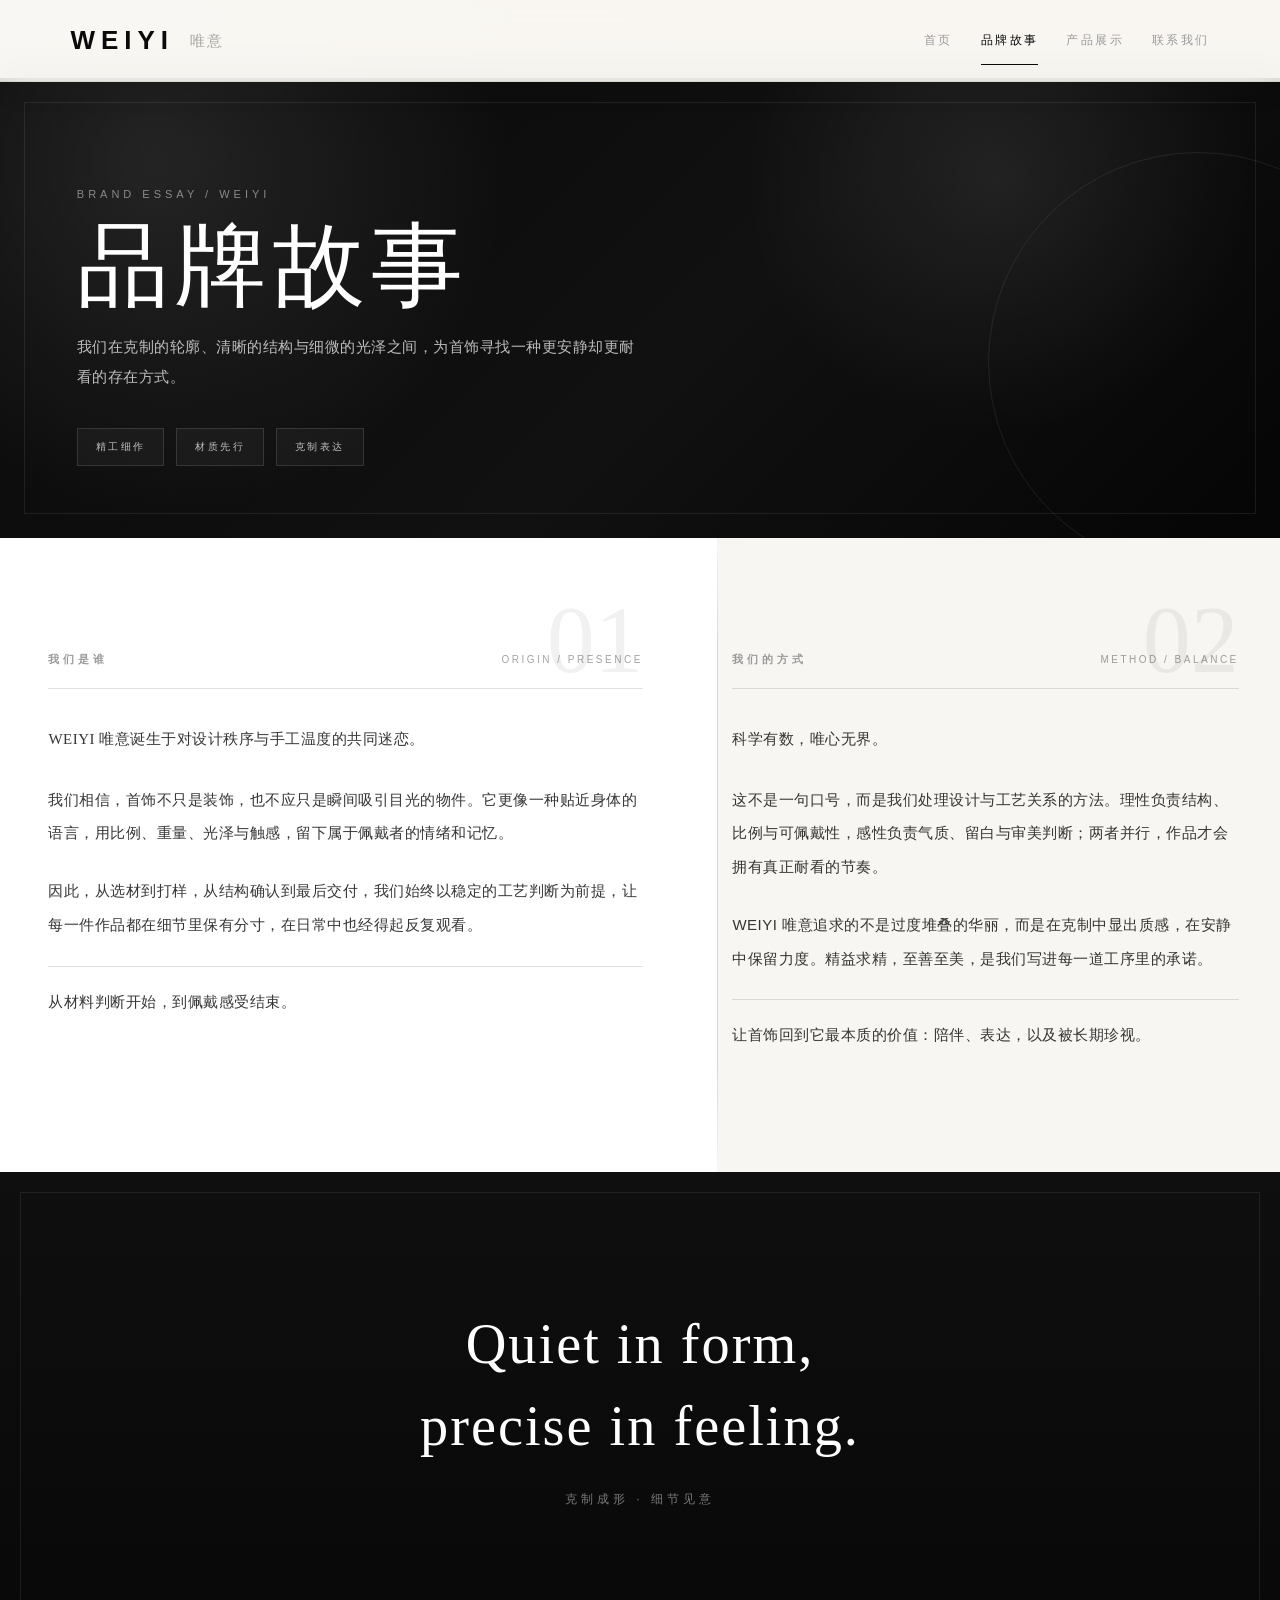
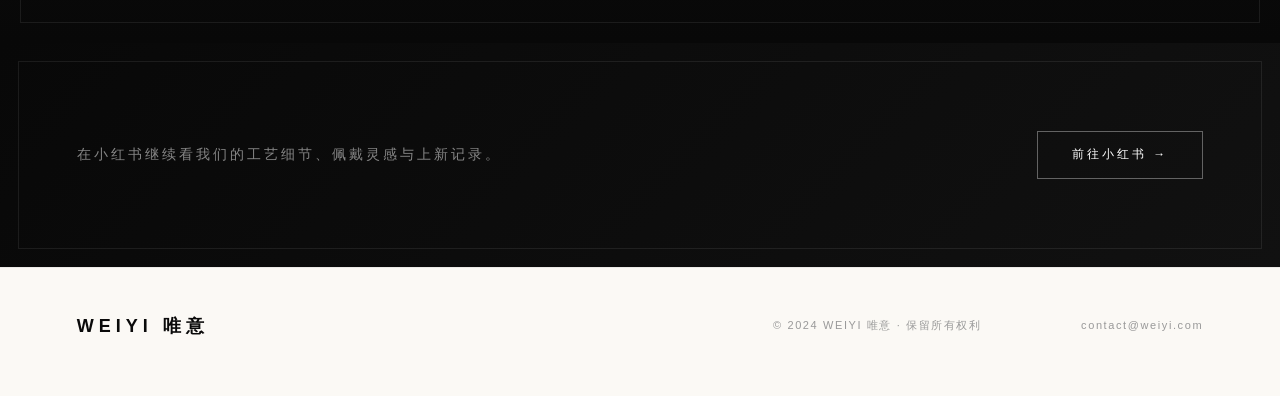
<file: about.html>
<!DOCTYPE html>
<html lang="zh-CN">
<head>
  <meta charset="UTF-8" />
  <meta name="viewport" content="width=device-width, initial-scale=1.0" />
  <title>品牌故事 | WEIYI 唯意</title>
  <link rel="icon" href="favicon.svg" type="image/svg+xml" />
  <link rel="stylesheet" href="style.css" />
</head>
<body>
  <header class="nav" id="siteHeader"></header>

  <main>
    <div class="page-banner page-banner-about">
      <div class="page-banner-inner">
        <p class="page-banner-kicker" id="aboutBannerKicker"></p>
        <h2 id="aboutBannerTitle"></h2>
        <p class="page-banner-copy" id="aboutBannerCopy"></p>
        <div class="page-banner-marks" id="aboutBannerMarks"></div>
      </div>
    </div>

    <div class="about-body" id="aboutBody"></div>

    <div class="slogan-block">
      <h2 id="aboutSloganHeading"></h2>
      <p id="aboutSloganSubheading"></p>
    </div>

    <div class="xhs-strip" id="aboutXhsStrip"></div>
  </main>

  <footer class="footer" id="siteFooter"></footer>

  <script src="site-content.js"></script>
  <script src="site.js"></script>
  <script>
    (function () {
      var site = window.weiyiSite;
      var pageContent = site.getPageContent('about');
      var aboutBody = document.getElementById('aboutBody');
      var aboutBannerMarks = document.getElementById('aboutBannerMarks');
      var sloganConfig = pageContent.sloganBlock || {};

      site.renderHeader('about');
      site.renderFooter();
      site.renderXhsStrip('aboutXhsStrip', pageContent.xhs);
      site.setDocumentTitle(pageContent.title);
      site.setText('aboutBannerKicker', pageContent.bannerKicker || '');
      site.setText('aboutBannerTitle', pageContent.bannerTitle || '');
      site.setText('aboutBannerCopy', pageContent.bannerCopy || '');
      site.setLines('aboutSloganHeading', sloganConfig.headingLines || []);
      site.setText('aboutSloganSubheading', sloganConfig.subheading || '');

      site.clearElement(aboutBody);
      site.clearElement(aboutBannerMarks);

      (Array.isArray(pageContent.bannerMarks) ? pageContent.bannerMarks : []).forEach(function (mark) {
        var badge = document.createElement('span');
        badge.textContent = mark;
        aboutBannerMarks.appendChild(badge);
      });

      (Array.isArray(pageContent.columns) ? pageContent.columns : []).forEach(function (column, index) {
        var wrapper = document.createElement('div');
        wrapper.className = 'about-col';
        wrapper.setAttribute('data-index', column.index || String(index + 1).padStart(2, '0'));

        var meta = document.createElement('div');
        meta.className = 'about-col-meta';

        var heading = document.createElement('h3');
        heading.textContent = column.heading || '';
        meta.appendChild(heading);

        if (column.note) {
          var note = document.createElement('span');
          note.className = 'about-col-note';
          note.textContent = column.note;
          meta.appendChild(note);
        }

        wrapper.appendChild(meta);

        if (column.lead) {
          var lead = document.createElement('p');
          lead.className = 'about-col-lead';
          lead.textContent = column.lead;
          wrapper.appendChild(lead);
        }

        (Array.isArray(column.paragraphs) ? column.paragraphs : []).forEach(function (paragraph) {
          var text = document.createElement('p');
          text.textContent = paragraph;
          wrapper.appendChild(text);
        });

        if (column.footnote) {
          var footnote = document.createElement('p');
          footnote.className = 'about-col-footnote';
          footnote.textContent = column.footnote;
          wrapper.appendChild(footnote);
        }

        aboutBody.appendChild(wrapper);
      });
    })();
  </script>
</body>
</html>
</file>
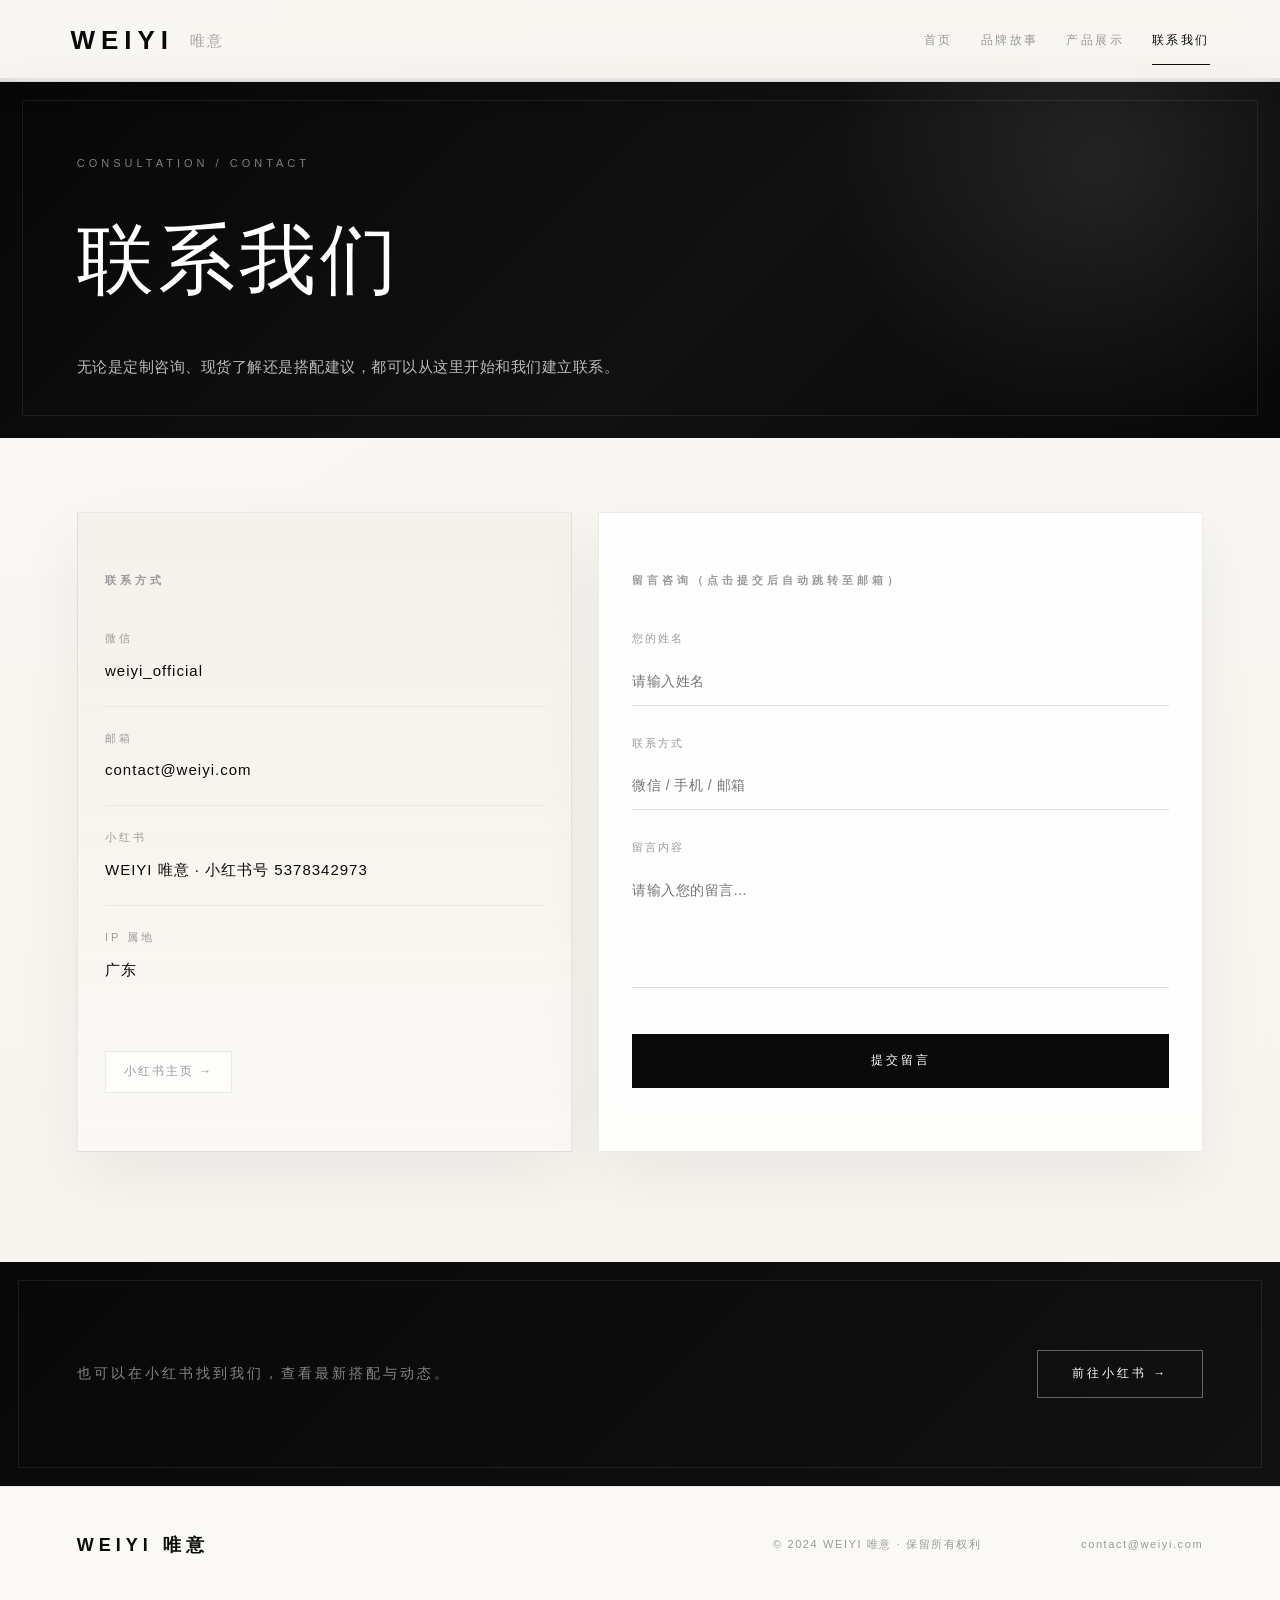
<file: contact.html>
<!DOCTYPE html>
<html lang="zh-CN">
<head>
  <meta charset="UTF-8" />
  <meta name="viewport" content="width=device-width, initial-scale=1.0" />
  <title>联系我们 | WEIYI 唯意</title>
  <link rel="icon" href="favicon.svg" type="image/svg+xml" />
  <link rel="stylesheet" href="style.css" />
</head>
<body>
  <header class="nav" id="siteHeader"></header>

  <main>
    <div class="page-banner page-banner-minimal">
      <div class="page-banner-inner">
        <p class="page-banner-kicker" id="contactBannerKicker" hidden></p>
        <h2 id="contactBannerTitle"></h2>
        <p class="page-banner-copy" id="contactBannerCopy" hidden></p>
      </div>
    </div>

    <div class="contact-section">
      <div class="contact-info">
        <h3 id="contactInfoHeading"></h3>
        <div id="contactInfoList"></div>
        <div class="contact-social" id="contactSocialLinks"></div>
      </div>

      <div class="contact-form">
        <h3 id="contactFormHeading"></h3>

        <div class="form-field">
          <label for="contactName" id="contactNameLabel"></label>
          <input type="text" id="contactName" placeholder="" />
        </div>

        <div class="form-field">
          <label for="contactInfoInput" id="contactMethodLabel"></label>
          <input type="text" id="contactInfoInput" placeholder="" />
        </div>

        <div class="form-field">
          <label for="contactMessage" id="contactMessageLabel"></label>
          <textarea id="contactMessage" placeholder=""></textarea>
        </div>

        <button class="form-submit" type="button" id="mailToBtn"></button>
      </div>
    </div>

    <div class="xhs-strip" id="contactXhsStrip"></div>
  </main>

  <footer class="footer" id="siteFooter"></footer>

  <script src="site-content.js"></script>
  <script src="site.js"></script>
  <script>
    (function () {
      var site = window.weiyiSite;
      var pageContent = site.getPageContent('contact');
      var formConfig = pageContent.form || {};
      var contactInfoList = document.getElementById('contactInfoList');
      var contactSocialLinks = document.getElementById('contactSocialLinks');
      var mailToBtn = document.getElementById('mailToBtn');

      site.renderHeader('contact');
      site.renderFooter();
      site.renderXhsStrip('contactXhsStrip', pageContent.xhs);
      site.setDocumentTitle(pageContent.title);
      site.setText('contactBannerKicker', pageContent.bannerKicker || '');
      site.setText('contactBannerTitle', pageContent.bannerTitle || '');
      site.setText('contactBannerCopy', pageContent.bannerCopy || '');
      document.getElementById('contactBannerKicker').hidden = !pageContent.bannerKicker;
      document.getElementById('contactBannerCopy').hidden = !pageContent.bannerCopy;
      site.setText('contactInfoHeading', pageContent.infoHeading || '');
      site.setText('contactFormHeading', formConfig.heading || '');
      site.setText('contactNameLabel', formConfig.nameLabel || '');
      site.setText('contactMethodLabel', formConfig.contactLabel || '');
      site.setText('contactMessageLabel', formConfig.messageLabel || '');
      site.setText(mailToBtn, formConfig.submitLabel || '');

      document.getElementById('contactName').placeholder = formConfig.namePlaceholder || '';
      document.getElementById('contactInfoInput').placeholder = formConfig.contactPlaceholder || '';
      document.getElementById('contactMessage').placeholder = formConfig.messagePlaceholder || '';

      site.clearElement(contactInfoList);
      (Array.isArray(pageContent.infoItems) ? pageContent.infoItems : []).forEach(function (item) {
        var wrapper = document.createElement('div');
        wrapper.className = 'contact-info-item';

        var label = document.createElement('label');
        label.textContent = item.label || '';

        var value = document.createElement('p');
        value.textContent = item.value || '';

        wrapper.appendChild(label);
        wrapper.appendChild(value);
        contactInfoList.appendChild(wrapper);
      });

      site.clearElement(contactSocialLinks);
      (Array.isArray(pageContent.socialLinks) ? pageContent.socialLinks : []).forEach(function (item) {
        var link = document.createElement('a');
        link.href = item.href || '#';
        link.target = '_blank';
        link.rel = 'noreferrer';
        link.textContent = item.label || '';
        contactSocialLinks.appendChild(link);
      });

      mailToBtn.addEventListener('click', function () {
        var name = document.getElementById('contactName').value.trim();
        var contact = document.getElementById('contactInfoInput').value.trim();
        var message = document.getElementById('contactMessage').value.trim();
        var bodyLabels = formConfig.bodyLabels || {};
        var recipient = formConfig.mailRecipient || '';

        if (!name || !contact || !message) {
          alert(formConfig.validationMessage || '请完整填写姓名、联系方式和留言内容。');
          return;
        }

        var body =
          (bodyLabels.name || '姓名：') + name + '\n' +
          (bodyLabels.contact || '联系方式：') + contact + '\n' +
          (bodyLabels.message || '留言内容：') + '\n' + message + '\n';

        var mailtoLink =
          'mailto:' + recipient +
          '?subject=' + encodeURIComponent(formConfig.mailSubject || '') +
          '&body=' + encodeURIComponent(body);

        window.location.href = mailtoLink;
      });
    })();
  </script>
</body>
</html>
</file>
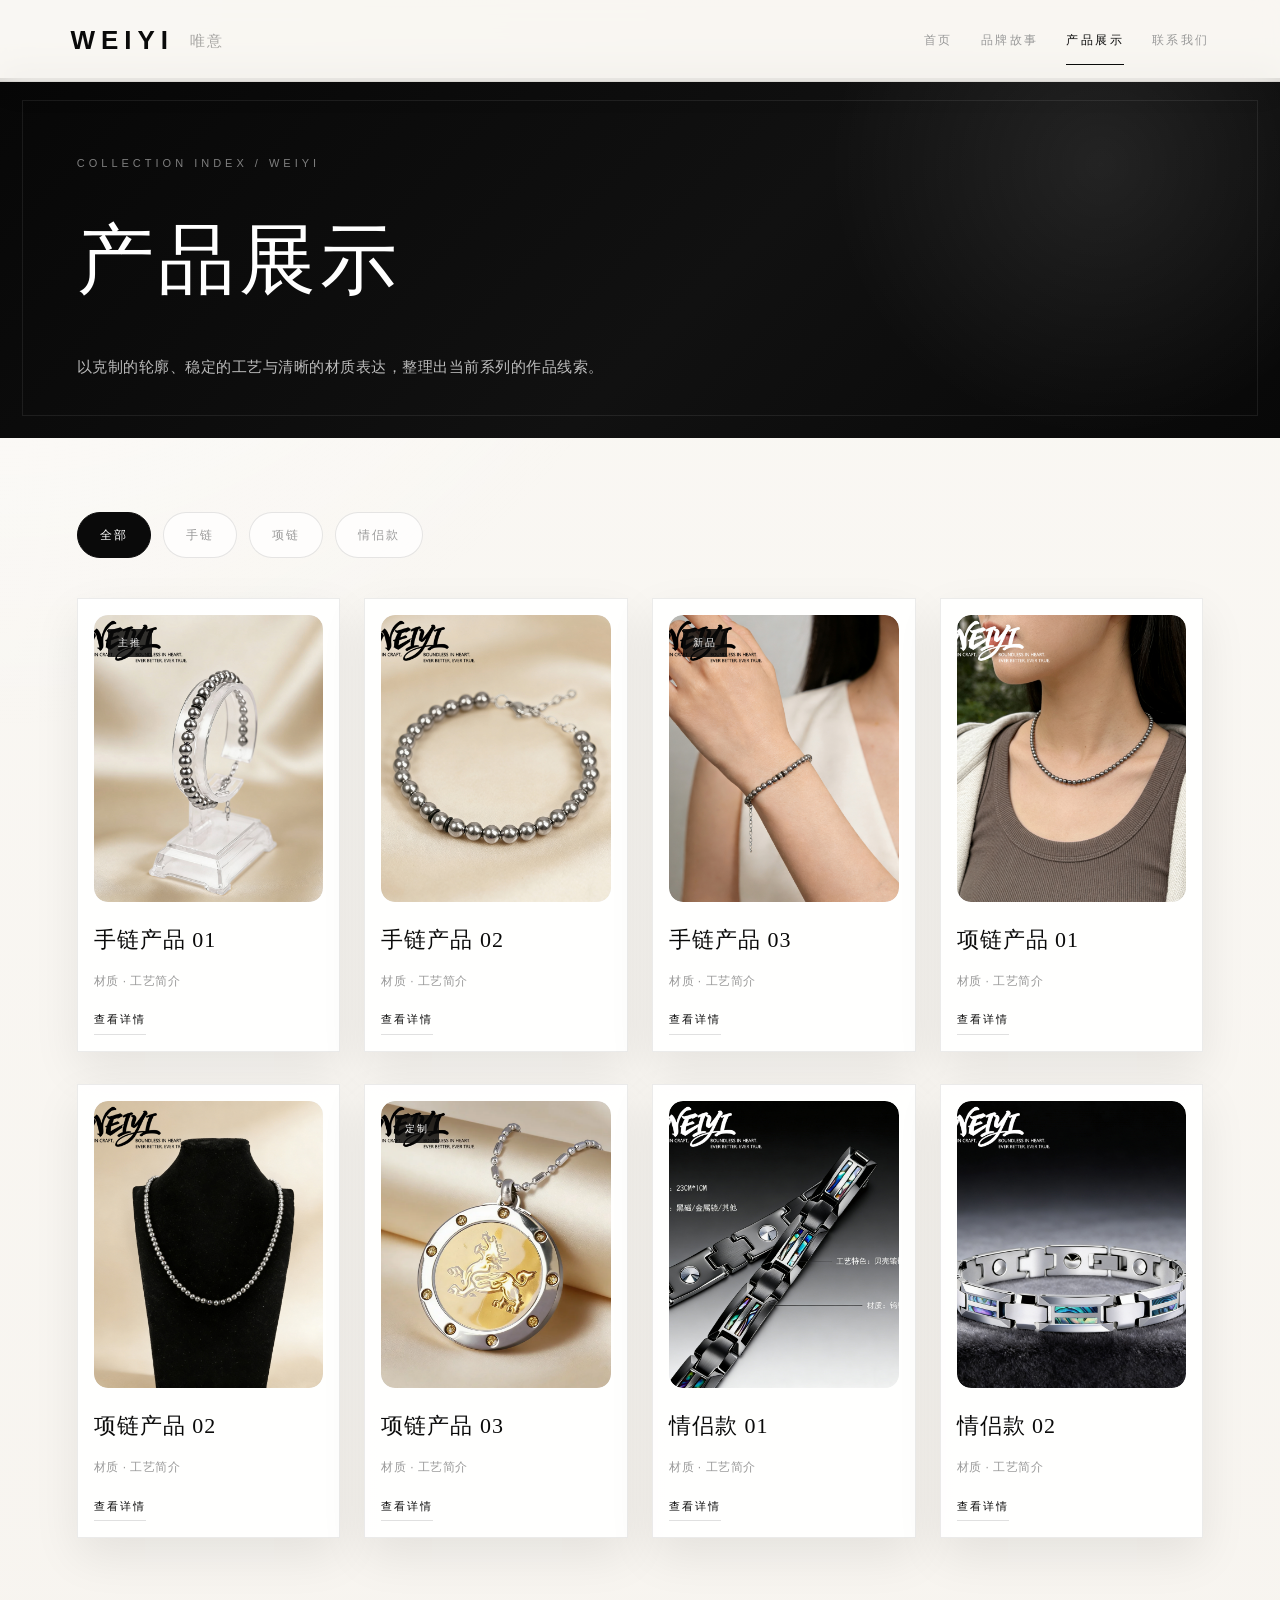
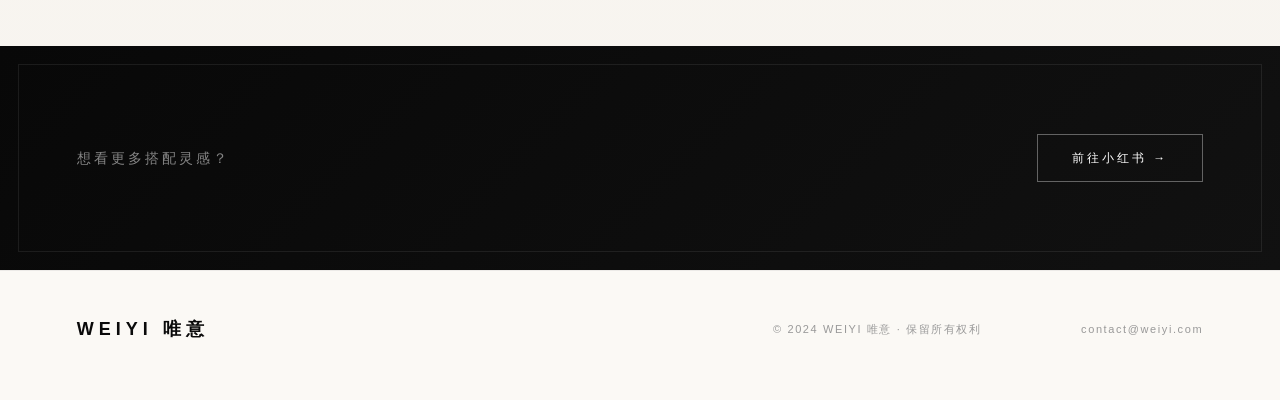
<file: products.html>
<!DOCTYPE html>
<html lang="zh-CN">
<head>
  <meta charset="UTF-8" />
  <meta name="viewport" content="width=device-width, initial-scale=1.0" />
  <title>产品展示 | WEIYI 唯意</title>
  <link rel="icon" href="favicon.svg" type="image/svg+xml" />
  <link rel="stylesheet" href="style.css" />
</head>
<body>
  <header class="nav" id="siteHeader"></header>

  <main>
    <div class="page-banner page-banner-minimal">
      <div class="page-banner-inner">
        <p class="page-banner-kicker" id="productsBannerKicker" hidden></p>
        <h2 id="productsBannerTitle"></h2>
        <p class="page-banner-copy" id="productsBannerCopy" hidden></p>
      </div>
    </div>

    <section class="products-section">
      <div class="product-tabs" id="productTabs"></div>
      <div class="products-grid" id="productsGrid"></div>
      <div class="empty-state products-empty" id="productsEmpty" hidden></div>
    </section>

    <div class="xhs-strip" id="productsXhsStrip"></div>
  </main>

  <footer class="footer" id="siteFooter"></footer>

  <script src="site-content.js"></script>
  <script src="site.js"></script>
  <script src="products-data.js"></script>
  <script>
    (function () {
      var site = window.weiyiSite;
      var pageContent = site.getPageContent('products');
      var productsGrid = document.getElementById('productsGrid');
      var productsEmpty = document.getElementById('productsEmpty');
      var productTabs = document.getElementById('productTabs');
      var productCatalog = window.weiyiProductCatalog || { categories: [] };
      var categoryConfig = Array.isArray(productCatalog.categories)
        ? productCatalog.categories
        : [];
      var categoryMap = {};

      site.renderHeader('products');
      site.renderFooter();
      site.renderXhsStrip('productsXhsStrip', pageContent.xhs);
      site.setDocumentTitle(pageContent.title);
      site.setText('productsBannerKicker', pageContent.bannerKicker || '');
      site.setText('productsBannerTitle', pageContent.bannerTitle || '');
      site.setText('productsBannerCopy', pageContent.bannerCopy || '');
      document.getElementById('productsBannerKicker').hidden = !pageContent.bannerKicker;
      document.getElementById('productsBannerCopy').hidden = !pageContent.bannerCopy;

      categoryConfig.forEach(function (category) {
        categoryMap[category.key] = category;
      });

      function buildCategoryPath(category) {
        return 'images/products/' + category.folder;
      }

      function createTabButton(key, label, isActive) {
        var button = document.createElement('button');
        button.type = 'button';
        button.textContent = label;

        if (isActive) {
          button.classList.add('active');
        }

        button.addEventListener('click', function () {
          window.filterProducts(key, button);
        });

        return button;
      }

      function buildTabs() {
        if (productCatalog.showAllTab !== false) {
          productTabs.appendChild(
            createTabButton('all', pageContent.allTabLabel || '全部', true)
          );
        }

        categoryConfig.forEach(function (category, index) {
          var isActive = productCatalog.showAllTab === false && index === 0;
          productTabs.appendChild(createTabButton(category.key, category.label, isActive));
        });
      }

      function setEmptyMessage(category) {
        if (category === 'all') {
          productsEmpty.textContent = pageContent.emptyAllMessage || '';
          return;
        }

        var currentCategory = categoryMap[category];
        var folder = currentCategory ? buildCategoryPath(currentCategory) : 'images/products/';
        productsEmpty.textContent = (pageContent.emptyCategoryMessage || '').replace('{folder}', folder);
      }

      function applyFilter(category) {
        var visibleCount = 0;

        document.querySelectorAll('#productsGrid .product-item').forEach(function (item) {
          var shouldShow = category === 'all' || item.dataset.category === category;
          item.hidden = !shouldShow;

          if (shouldShow) {
            visibleCount += 1;
          }
        });

        setEmptyMessage(category);
        productsEmpty.hidden = visibleCount > 0;
      }

      function createProductCard(category, product, imageSrc) {
        var item = document.createElement('div');
        item.className = 'product-item';
        item.dataset.category = category;
        var targetHref = site.getProductLink(product);

        var thumb = document.createElement('div');
        thumb.className = 'product-item-thumb';

        var img = document.createElement('img');
        img.src = imageSrc;
        img.alt = product.alt || product.title;
        img.loading = 'lazy';
        img.decoding = 'async';
        thumb.appendChild(img);

        if (product.badge) {
          var badge = document.createElement('span');
          badge.className = 'product-badge';
          badge.textContent = product.badge;
          thumb.appendChild(badge);
        }

        var title = document.createElement('h3');
        title.textContent = product.title;

        var description = document.createElement('p');
        description.textContent = product.description;

        item.appendChild(thumb);
        item.appendChild(title);
        item.appendChild(description);

        function activateCard(event) {
          if (event.target.closest('a')) {
            return;
          }

          window.location.href = targetHref;
        }

        item.addEventListener('click', activateCard);
        site.makePressableCard(item, activateCard);

        var action = document.createElement('a');
        action.className = 'product-link';
        action.href = targetHref;
        action.textContent = product.ctaLabel || pageContent.defaultCtaLabel || '查看详情';
        item.appendChild(action);

        return item;
      }

      window.filterProducts = function (category, button) {
        document.querySelectorAll('#productTabs button').forEach(function (item) {
          item.classList.remove('active');
        });

        button.classList.add('active');
        applyFilter(category);
      };

      Promise.all(categoryConfig.map(function (config) {
        var products = Array.isArray(config.products) ? config.products : [];
        var enabledProducts = products.filter(function (product) {
          return product && product.enabled !== false && product.image && product.title;
        });
        var imageNames = enabledProducts.map(function (product) {
          return product.image;
        });

        return window.weiyiAssets.loadNamedImages(
          buildCategoryPath(config),
          imageNames
        ).then(function (images) {
          var imageMap = {};

          images.forEach(function (image) {
            imageMap[image.fileName] = image.src;
          });

          return enabledProducts.map(function (product) {
            var resolvedSrc = imageMap[product.image];

            if (!resolvedSrc) {
              return null;
            }

            return {
              category: config.key,
              product: product,
              imageSrc: resolvedSrc
            };
          }).filter(Boolean);
        });
      })).then(function (results) {
        results.forEach(function (items) {
          items.forEach(function (item) {
            productsGrid.appendChild(createProductCard(item.category, item.product, item.imageSrc));
          });
        });

        buildTabs();

        if (productCatalog.showAllTab === false && categoryConfig.length) {
          applyFilter(categoryConfig[0].key);
        } else {
          applyFilter('all');
        }
      });
    })();
  </script>
</body>
</html>
</file>
<file: style.css>
:root {
  --black: #0a0a0a;         
  --white: #ffffff;          
  --gray-light: #f4f4f4;     
  --gray-mid: #999999;      
  --gray-border: #e0e0e0;
  --nav-height: 78px;        
  --font: 'Helvetica Neue', Helvetica, 'PingFang SC', sans-serif; 
  --font-display: 'Iowan Old Style', 'Palatino Linotype', 'Book Antiqua', Georgia, serif;
  --ease: all 0.4s ease;   
}


*, *::before, *::after {
  margin: 0;
  padding: 0;
  box-sizing: border-box; 
}

[hidden] {
  display: none !important;
}

html {
  scroll-behavior: smooth; 
}

body {
  font-family: var(--font);
  color: var(--black);
  background: var(--white);
  line-height: 1.8;
  -webkit-font-smoothing: antialiased; 
}

a {
  text-decoration: none;
  color: inherit;        
}

img {
  display: block;    
  max-width: 100%; 
}

button {
  font-family: var(--font);
  cursor: pointer;
}

:focus-visible {
  outline: 2px solid var(--black);
  outline-offset: 3px;
}



.nav {
  position: fixed;       
  top: 0;
  left: 0;
  width: 100%;
  height: var(--nav-height);
  background: rgba(255, 255, 255, 0.96); 
  backdrop-filter: blur(8px);       
  border-bottom: 1px solid var(--gray-border);
  display: flex;
  align-items: center;
  justify-content: space-between; 
  padding: 0 6%;              
  z-index: 1000;              
}


.nav-logo {
  font-size: 24px;
  font-weight: 700;
  letter-spacing: 5px;   
  color: var(--black);
  text-transform: uppercase;
}


.nav-logo em {
  font-style: normal;
  font-weight: 300;
  font-size: 15px;
  color: var(--gray-mid);
  letter-spacing: 2px;
  margin-left: 10px;
}


.nav-links a {
  font-size: 15px;
  letter-spacing: 2px;
  color: var(--gray-mid);
  text-transform: uppercase;
  margin-left: 40px;     
  transition: var(--ease);
}


.nav-links a:hover,
.nav-links a.active {
  color: var(--black);
}


main {
  padding-top: var(--nav-height);
}



.hero {
  position: relative;
  width: 100%;
  height: calc(100vh - var(--nav-height));
  background: #1a1a1a;  
  display: flex;
  align-items: flex-end; 
  overflow: hidden;
}


.hero-bg {
  position: absolute;
  inset: 0;       
  overflow: hidden;
}


.hero-bg img {
  width: 100%;
  height: 100%;
  object-fit: cover;
  opacity: 0.7;     
}


.hero-content {
  position: relative;
  z-index: 2;        
  padding: 0 6% 8%;    
  color: var(--white);
}


.hero-content h1 {
  font-size: clamp(40px, 7vw, 96px); 
  font-weight: 600;
  letter-spacing: 12px; 
  text-transform: uppercase;
  line-height: 1.05;
  margin-bottom: 24px;
  color: var(--white);
}


.hero-content p {
  font-size: 13px;
  font-weight: 300;
  letter-spacing: 6px;
  color: rgba(255, 255, 255, 0.55);
}



.brand-intro {
  padding: 100px 6%; 
}

.brand-intro p {
  font-size: 20px;
  font-weight: 300;   
  line-height: 2.2;
  letter-spacing: 1px;
  color: var(--black);
  max-width: 860px;   
}


.section-head {
  padding: 0 6%;
  margin-bottom: 56px;
}


.section-head h2 {
  font-size: 13px;
  font-weight: 600;
  letter-spacing: 5px;
  text-transform: uppercase;
  color: var(--black);
  margin-bottom: 6px;
}


.section-head span {
  font-size: 12px;
  letter-spacing: 3px;
  color: var(--gray-mid);
}



.carousel-section {
  background: var(--gray-light);
  padding: 80px 0 60px;
}


.carousel-wrap {
  position: relative;
  overflow: hidden;
}


.empty-state {
  border: 1px dashed var(--gray-border);
  background: var(--white);
  color: var(--gray-mid);
  font-size: 12px;
  letter-spacing: 1px;
  line-height: 2;
  padding: 24px;
}


.empty-state-inline {
  margin: 0 6%;
  min-height: 240px;
  display: flex;
  align-items: center;
  justify-content: center;
  text-align: center;
}


.carousel-track {
  display: flex;
  transition: transform 0.6s cubic-bezier(0.77, 0, 0.18, 1); 
  will-change: transform;
}


.carousel-item {
  min-width: 100%;     
  height: 560px;       
  background: #222;    
  display: flex;
  align-items: center;
  justify-content: center;
  color: var(--gray-mid);
  font-size: 13px;
  letter-spacing: 3px;
  flex-shrink: 0;    
  overflow: hidden;
}


.carousel-item img {
  width: 100%;
  height: 100%;
  object-fit: cover;
}


.carousel-controls {
  display: flex;
  align-items: center;
  gap: 12px;
  padding: 28px 6% 0;
}


.carousel-btn {
  width: 48px;
  height: 48px;
  border: 1px solid var(--gray-border);
  background: transparent;
  color: var(--black);
  font-size: 18px;
  display: flex;
  align-items: center;
  justify-content: center;
  transition: var(--ease);
  flex-shrink: 0;
}


.carousel-btn:hover {
  background: var(--black);
  color: var(--white);
  border-color: var(--black);
}

.carousel-btn:focus-visible {
  background: var(--black);
  color: var(--white);
  border-color: var(--black);
}


.carousel-dots {
  display: flex;
  gap: 8px;
  margin-left: auto; 
}


.carousel-dots button {
  width: 32px;
  height: 2px;    
  background: var(--gray-border);
  border: none;
  padding: 0;
  transition: var(--ease);
  cursor: pointer;
}


.carousel-dots button.active {
  background: var(--black);
}

.carousel-dots button:focus-visible {
  background: var(--black);
}



.picks-section {
  padding: 100px 6%;
}


.picks-grid {
  display: grid;
  grid-template-columns: repeat(3, 1fr); 
  gap: 48px 32px;
}

.pick-card {
  cursor: pointer;
}


.pick-card-thumb {
  width: 100%;
  aspect-ratio: 4 / 5;  
  background: var(--gray-light);
  overflow: hidden;
  margin-bottom: 20px;
  display: flex;
  align-items: center;
  justify-content: center;
  color: var(--gray-mid);
  font-size: 12px;
  letter-spacing: 2px;
}


.pick-card-thumb img {
  width: 100%;
  height: 100%;
  object-fit: cover;
  transition: transform 0.8s cubic-bezier(0.2, 0.8, 0.2, 1);
}


.pick-card:hover .pick-card-thumb img {
  transform: scale(1.06);
}

.pick-card:focus-visible .pick-card-thumb img {
  transform: scale(1.06);
}


.pick-card h3 {
  font-size: 14px;
  font-weight: 500;
  letter-spacing: 1px;
  margin-bottom: 6px;
  color: var(--black);
}


.pick-card p {
  font-size: 12px;
  color: var(--gray-mid);
  letter-spacing: 1px;
}


.picks-empty,
.products-empty {
  margin-top: 24px;
}



.xhs-strip {
  background: var(--black);
  padding: 80px 6%;
  display: flex;
  align-items: center;
  justify-content: space-between;
  gap: 40px;
}

/* 引导文字 */
.xhs-strip p {
  font-size: 14px;
  font-weight: 300;
  letter-spacing: 3px;
  color: rgba(255, 255, 255, 0.5);
}

/* 跳转按钮 */
.xhs-strip a {
  display: inline-block;
  padding: 14px 40px;
  border: 1px solid rgba(255, 255, 255, 0.35);
  color: var(--white);
  font-size: 12px;
  letter-spacing: 3px;
  text-transform: uppercase;
  white-space: nowrap;
  transition: var(--ease);
}

/* 按钮悬停：反色 */
.xhs-strip a:hover {
  background: var(--white);
  color: var(--black);
}



.footer {
  border-top: 1px solid var(--gray-border);
  padding: 48px 6%;
  display: flex;
  align-items: center;
  justify-content: space-between;
  font-size: 12px;
  color: var(--gray-mid);
  letter-spacing: 1px;
}


.footer-logo {
  font-size: 15px;
  font-weight: 700;
  letter-spacing: 4px;
  color: var(--black);
}



.page-banner {
  height: 300px;
  background: var(--black);
  display: flex;
  position: relative;
  overflow: hidden;
  align-items: flex-end;       /* 标题靠底部排列 */
  padding: 0 6% 56px;
}


.page-banner h2 {
  font-size: clamp(28px, 4vw, 52px); /* 响应式字号 */
  font-weight: 600;
  letter-spacing: 8px;
  color: var(--white);
  text-transform: uppercase;
}


.page-banner-about {
  min-height: 460px;
  height: auto;
  padding: 96px 6% 72px;
  background:
    radial-gradient(circle at 12% 18%, rgba(255, 255, 255, 0.1), transparent 30%),
    radial-gradient(circle at 78% 22%, rgba(255, 255, 255, 0.08), transparent 24%),
    linear-gradient(135deg, #090909 0%, #111111 55%, #050505 100%);
}

.page-banner-about::before,
.page-banner-about::after {
  content: '';
  position: absolute;
  pointer-events: none;
}

.page-banner-about::before {
  inset: 24px;
  border: 1px solid rgba(255, 255, 255, 0.08);
}

.page-banner-about::after {
  width: min(44vw, 420px);
  height: min(44vw, 420px);
  right: -10%;
  top: 16%;
  border-radius: 50%;
  border: 1px solid rgba(255, 255, 255, 0.08);
}

.page-banner-inner {
  position: relative;
  z-index: 1;
  width: 100%;
  max-width: 860px;
}

.page-banner-kicker {
  font-size: 11px;
  font-weight: 500;
  letter-spacing: 4px;
  text-transform: uppercase;
  color: rgba(255, 255, 255, 0.48);
  margin-bottom: 18px;
}

.page-banner-about h2 {
  font-family: var(--font-display);
  font-size: clamp(44px, 8vw, 92px);
  font-weight: 500;
  letter-spacing: 6px;
  line-height: 0.95;
  text-transform: none;
}

.page-banner-copy {
  max-width: 560px;
  margin-top: 22px;
  font-size: 15px;
  line-height: 2;
  letter-spacing: 0.5px;
  color: rgba(255, 255, 255, 0.72);
}

.page-banner-marks {
  display: flex;
  flex-wrap: wrap;
  gap: 12px;
  margin-top: 36px;
}

.page-banner-marks span {
  display: inline-flex;
  align-items: center;
  min-height: 38px;
  padding: 0 18px;
  border: 1px solid rgba(255, 255, 255, 0.12);
  background: rgba(255, 255, 255, 0.04);
  color: rgba(255, 255, 255, 0.72);
  font-size: 10px;
  letter-spacing: 2.4px;
  text-transform: uppercase;
}

.about-body {
  position: relative;
  display: grid;
  grid-template-columns: 1fr 1fr; /* 两列等宽 */
}

/* 单栏内容 */
.about-col {
  padding: 100px 6%;
  border-right: 1px solid var(--gray-border); /* 右侧分割线 */
}

/* 最后一栏不需要右侧分割线 */
.about-col:last-child {
  border-right: none;
}

/* 栏目小标题 */
.about-col h3 {
  font-size: 11px;
  font-weight: 600;
  letter-spacing: 4px;
  text-transform: uppercase;
  color: var(--gray-mid);
  margin-bottom: 36px;
}

/* 栏目正文 */
.about-col p {
  font-size: 15px;
  font-weight: 300;
  line-height: 2.4;
  color: var(--black);
  letter-spacing: 0.5px;
}

.about-col p + p {
  margin-top: 24px;
}



.about-body {
  grid-template-columns: minmax(0, 1.08fr) minmax(0, 0.92fr);
  background: linear-gradient(90deg, #ffffff 0%, #ffffff 56%, #f8f6f2 56%, #f8f6f2 100%);
}

.about-body::before {
  content: '';
  position: absolute;
  top: 0;
  bottom: 0;
  left: 56%;
  width: 1px;
  background: linear-gradient(180deg, transparent 0%, rgba(10, 10, 10, 0.14) 18%, rgba(10, 10, 10, 0.14) 82%, transparent 100%);
}

.about-col {
  position: relative;
  padding: 112px 7% 120px;
  min-height: 560px;
  border-right: none;
}

.about-col::before {
  content: attr(data-index);
  position: absolute;
  top: 54px;
  right: 7%;
  font-family: var(--font-display);
  font-size: clamp(60px, 8vw, 96px);
  line-height: 1;
  color: rgba(10, 10, 10, 0.06);
}

.about-col-meta {
  position: relative;
  z-index: 1;
  display: flex;
  align-items: center;
  justify-content: space-between;
  gap: 24px;
  margin-bottom: 34px;
  padding-bottom: 18px;
  border-bottom: 1px solid rgba(10, 10, 10, 0.12);
}

.about-col h3 {
  margin-bottom: 0;
}

.about-col-note {
  font-size: 10px;
  letter-spacing: 2.5px;
  text-transform: uppercase;
  color: rgba(10, 10, 10, 0.38);
}

.about-col-lead {
  position: relative;
  z-index: 1;
  max-width: 14ch;
  margin-bottom: 26px;
  font-family: var(--font-display);
  font-size: clamp(28px, 3vw, 44px);
  line-height: 1.38;
  letter-spacing: 0.2px;
  color: var(--black);
}

.about-col p {
  position: relative;
  z-index: 1;
  max-width: 38rem;
  line-height: 2.25;
  color: rgba(10, 10, 10, 0.82);
}

.about-col-footnote {
  margin-top: 44px;
  padding-top: 18px;
  border-top: 1px solid rgba(10, 10, 10, 0.12);
  font-size: 11px;
  letter-spacing: 1.8px;
  text-transform: uppercase;
  color: rgba(10, 10, 10, 0.48);
}

.slogan-block {
  background: var(--black);
  padding: 120px 6%;
  text-align: center;
}


.slogan-block h2 {
  font-size: clamp(22px, 3.5vw, 48px);
  font-weight: 300;
  letter-spacing: 6px;
  color: var(--white);
  line-height: 1.6;
  margin-bottom: 24px;
}


.slogan-block p {
  font-size: 12px;
  letter-spacing: 6px;
  color: rgba(255, 255, 255, 0.4);
  text-transform: uppercase;
}



.slogan-block {
  position: relative;
  background: linear-gradient(180deg, #0f0f0f 0%, #080808 100%);
  padding: 132px 6%;
  overflow: hidden;
}

.slogan-block::before {
  content: '';
  position: absolute;
  inset: 20px;
  border: 1px solid rgba(255, 255, 255, 0.08);
}

.slogan-block h2 {
  position: relative;
  z-index: 1;
  font-family: var(--font-display);
  font-size: clamp(30px, 4.4vw, 62px);
  font-weight: 400;
  letter-spacing: 2px;
  line-height: 1.45;
  margin-bottom: 22px;
}

.slogan-block p {
  position: relative;
  z-index: 1;
  letter-spacing: 4px;
  color: rgba(255, 255, 255, 0.46);
}

.products-section {
  padding: 80px 6%;
}

/* Tab 容器，底部有分割线 */
.product-tabs {
  display: flex;
  border-bottom: 1px solid var(--gray-border);
  margin-bottom: 64px;
}

/* 单个 Tab 按钮 */
.product-tabs button {
  background: none;
  border: none;
  border-bottom: 2px solid transparent; 
  padding: 16px 32px;
  font-size: 12px;
  letter-spacing: 2px;
  color: var(--gray-mid);
  text-transform: uppercase;
  margin-bottom: -1px; 
  transition: var(--ease);
}

/* 激活和悬停状态 */
.product-tabs button.active,
.product-tabs button:hover {
  color: var(--black);
  border-bottom-color: var(--black); /* 底部黑线指示当前选中 */
}



.products-grid {
  display: grid;
  grid-template-columns: repeat(4, 1fr); /* 4列，可修改数字 */
  gap: 48px 24px;
}

.product-item {
  cursor: pointer;
}

/* 产品图片容器 */
.product-item-thumb {
  position: relative;
  width: 100%;
  aspect-ratio: 4 / 5;
  background: var(--gray-light);
  overflow: hidden;
  margin-bottom: 16px;
  display: flex;
  align-items: center;
  justify-content: center;
  color: var(--gray-mid);
  font-size: 11px;
  letter-spacing: 2px;
}

/* 产品图片 */
.product-item-thumb img {
  width: 100%;
  height: 100%;
  object-fit: cover;
  transition: transform 0.7s ease;
}

/* 悬停放大效果 */
.product-item:hover .product-item-thumb img {
  transform: scale(1.05);
}

.product-item:focus-visible .product-item-thumb img {
  transform: scale(1.05);
}

/* 产品名称 */
.product-item h3 {
  font-size: 13px;
  font-weight: 500;
  letter-spacing: 1px;
  margin-bottom: 6px;
  color: var(--black);
}

/* 产品描述 */
.product-item p {
  font-size: 12px;
  color: var(--gray-mid);
  letter-spacing: 0.5px;
}

.product-badge {
  position: absolute;
  top: 14px;
  left: 14px;
  display: inline-flex;
  align-items: center;
  justify-content: center;
  min-height: 28px;
  padding: 4px 10px;
  background: rgba(10, 10, 10, 0.82);
  color: var(--white);
  font-size: 10px;
  letter-spacing: 2px;
  text-transform: uppercase;
}

.product-link {
  display: inline-flex;
  align-items: center;
  margin-top: 14px;
  font-size: 11px;
  color: var(--black);
  letter-spacing: 2px;
  text-transform: uppercase;
  border-bottom: 1px solid var(--gray-border);
  padding-bottom: 4px;
  transition: var(--ease);
}

.product-link:hover {
  border-bottom-color: var(--black);
}

.product-link:focus-visible {
  border-bottom-color: var(--black);
}

.product-detail-section {
  padding: 80px 6% 100px;
}

.product-detail-empty {
  max-width: 760px;
  margin: 0 auto;
}

.product-detail-inline-link {
  display: inline-flex;
  margin-top: 16px;
  font-size: 12px;
  color: var(--black);
  letter-spacing: 2px;
  text-transform: uppercase;
  border-bottom: 1px solid var(--gray-border);
  padding-bottom: 4px;
}

.product-detail-layout {
  display: grid;
  grid-template-columns: minmax(0, 1.15fr) minmax(320px, 0.85fr);
  gap: 56px;
  align-items: start;
}

.product-detail-media {
  min-width: 0;
}

.product-detail-main-image {
  width: 100%;
  aspect-ratio: 4 / 5;
  background: var(--gray-light);
  overflow: hidden;
  display: flex;
  align-items: center;
  justify-content: center;
  color: var(--gray-mid);
  font-size: 12px;
  letter-spacing: 2px;
  text-align: center;
  padding: 24px;
}

.product-detail-main-image img {
  width: 100%;
  height: 100%;
  object-fit: cover;
}

.product-detail-image-fallback {
  display: flex;
  align-items: center;
  justify-content: center;
  width: 100%;
  height: 100%;
}

.product-detail-thumbs {
  display: grid;
  grid-template-columns: repeat(auto-fit, minmax(88px, 1fr));
  gap: 12px;
  margin-top: 16px;
}

.product-detail-thumb {
  border: 1px solid var(--gray-border);
  background: var(--white);
  padding: 0;
  aspect-ratio: 1 / 1;
  overflow: hidden;
  cursor: pointer;
  transition: var(--ease);
}

.product-detail-thumb img {
  width: 100%;
  height: 100%;
  object-fit: cover;
  display: block;
}

.product-detail-thumb:hover,
.product-detail-thumb.active {
  border-color: var(--black);
  transform: translateY(-1px);
}

.product-detail-panel {
  position: sticky;
  top: calc(var(--nav-height) + 32px);
}

.product-detail-badge {
  display: inline-flex;
  align-items: center;
  justify-content: center;
  min-height: 28px;
  padding: 4px 10px;
  background: rgba(10, 10, 10, 0.82);
  color: var(--white);
  font-size: 10px;
  letter-spacing: 2px;
  text-transform: uppercase;
  margin-bottom: 18px;
}

.product-detail-category {
  font-size: 11px;
  color: var(--gray-mid);
  letter-spacing: 3px;
  text-transform: uppercase;
  margin-bottom: 16px;
}

.product-detail-title {
  font-size: clamp(28px, 4vw, 48px);
  font-weight: 500;
  line-height: 1.15;
  margin-bottom: 20px;
}

.product-detail-description {
  font-size: 15px;
  color: var(--gray-mid);
  line-height: 2;
}

.product-detail-actions {
  display: flex;
  flex-wrap: wrap;
  gap: 12px;
  margin-top: 32px;
}

.product-detail-button {
  display: inline-flex;
  align-items: center;
  justify-content: center;
  min-height: 48px;
  padding: 0 24px;
  border: 1px solid var(--gray-border);
  color: var(--black);
  font-size: 11px;
  letter-spacing: 2px;
  text-transform: uppercase;
  transition: var(--ease);
}

.product-detail-button:hover {
  border-color: var(--black);
}

.product-detail-button-primary {
  background: var(--black);
  color: var(--white);
  border-color: var(--black);
}

.product-detail-button-primary:hover {
  background: #333;
  border-color: #333;
}

.product-detail-meta {
  display: grid;
  grid-template-columns: repeat(2, minmax(0, 1fr));
  gap: 18px 16px;
  margin-top: 36px;
  padding-top: 28px;
  border-top: 1px solid var(--gray-border);
}

.product-detail-meta-item label {
  display: block;
  font-size: 10px;
  color: var(--gray-mid);
  letter-spacing: 2px;
  text-transform: uppercase;
  margin-bottom: 8px;
}

.product-detail-meta-item p {
  font-size: 13px;
  color: var(--black);
  line-height: 1.8;
}

.product-detail-content {
  margin-top: 56px;
  display: grid;
  gap: 24px;
}

.product-detail-block {
  border-top: 1px solid var(--gray-border);
  padding-top: 24px;
}

.product-detail-block h3 {
  font-size: 12px;
  font-weight: 600;
  letter-spacing: 3px;
  text-transform: uppercase;
  margin-bottom: 16px;
}

.product-detail-block p,
.product-detail-list li {
  font-size: 14px;
  color: var(--gray-mid);
  line-height: 2;
}

.product-detail-list {
  list-style: none;
  display: grid;
  gap: 10px;
}

.product-related-section {
  padding-top: 0;
}



.contact-section {
  display: grid;
  grid-template-columns: 1fr 1fr;
}


.contact-info {
  padding: 100px 6%;
  background: var(--gray-light);
  border-right: 1px solid var(--gray-border);
}


.contact-info h3,
.contact-form h3 {
  font-size: 11px;
  font-weight: 600;
  letter-spacing: 4px;
  text-transform: uppercase;
  color: var(--gray-mid);
  margin-bottom: 48px;
}

/* 单条联系信息 */
.contact-info-item {
  margin-bottom: 36px;
}


.contact-info-item label {
  display: block;
  font-size: 11px;
  letter-spacing: 3px;
  color: var(--gray-mid);
  text-transform: uppercase;
  margin-bottom: 8px;
}


.contact-info-item p {
  font-size: 15px;
  color: var(--black);
  letter-spacing: 1px;
}


.contact-social {
  margin-top: 56px;
}

.contact-social a {
  font-size: 12px;
  letter-spacing: 2px;
  color: var(--gray-mid);
  border-bottom: 1px solid var(--gray-border);
  padding-bottom: 4px;
  transition: var(--ease);
}

.contact-social a:hover {
  color: var(--black);
  border-color: var(--black);
}

/* 右栏：留言表单 */
.contact-form {
  padding: 100px 6%;
}

/* 单个表单字段 */
.form-field {
  margin-bottom: 32px;
}

/* 表单字段标签 */
.form-field label {
  display: block;
  font-size: 11px;
  letter-spacing: 2px;
  color: var(--gray-mid);
  text-transform: uppercase;
  margin-bottom: 10px;
}

/* 输入框和文本域 */
.form-field input,
.form-field textarea {
  width: 100%;
  border: none;
  border-bottom: 1px solid var(--gray-border); 
  padding: 12px 0;
  font-size: 14px;
  font-family: var(--font);
  color: var(--black);
  background: transparent;
  outline: none;
  transition: var(--ease);
  letter-spacing: 0.5px;
}

/* 聚焦时底部线变黑 */
.form-field input:focus,
.form-field textarea:focus {
  border-bottom-color: var(--black);
}

/* 文本域高度 */
.form-field textarea {
  height: 120px;
  resize: none; /* 禁止用户拖拽调整大小 */
}

/* 提交按钮 */
.form-submit {
  width: 100%;
  padding: 18px;
  background: var(--black);
  color: var(--white);
  border: none;
  font-size: 12px;
  letter-spacing: 4px;
  text-transform: uppercase;
  margin-top: 8px;
  transition: var(--ease);
}

.form-submit:hover {
  background: #333; /* 悬停时稍微变浅 */
}





@media (max-width: 1024px) {
  .products-grid {
    grid-template-columns: repeat(3, 1fr);
  }
}


@media (max-width: 768px) {

  .nav { padding: 0 5%; }
  .nav-links a { margin-left: 20px; font-size: 11px; }


  .picks-grid { grid-template-columns: repeat(2, 1fr); gap: 32px 16px; }


  .about-body { grid-template-columns: 1fr; }
  .about-col { border-right: none; border-bottom: 1px solid var(--gray-border); padding: 60px 5%; }
  .about-col:last-child { border-bottom: none; }
  .about-body::before { display: none; }
  .page-banner-about { min-height: 420px; padding: 88px 5% 52px; }
  .page-banner-about::before { inset: 16px; }
  .page-banner-about::after { width: 240px; height: 240px; right: -16%; top: 22%; }
  .page-banner-about h2 { font-size: clamp(36px, 11vw, 68px); letter-spacing: 3px; }
  .page-banner-copy { font-size: 14px; max-width: 100%; }
  .page-banner-marks { gap: 10px; margin-top: 28px; }
  .page-banner-marks span { min-height: 34px; padding: 0 14px; }
  .about-col { min-height: 0; }
  .about-col::before { top: 34px; right: 5%; font-size: 64px; }
  .about-col-meta { margin-bottom: 24px; }
  .about-col-note { font-size: 9px; letter-spacing: 2px; }
  .about-col-lead { max-width: none; font-size: 30px; }
  .about-col-footnote { margin-top: 32px; }


  .products-grid { grid-template-columns: repeat(2, 1fr); }

 
  .contact-section { grid-template-columns: 1fr; }
  .contact-info { border-right: none; border-bottom: 1px solid var(--gray-border); padding: 60px 5%; }
  .contact-form { padding: 60px 5%; }

  .product-detail-layout {
    grid-template-columns: 1fr;
    gap: 40px;
  }

  .product-detail-panel {
    position: static;
  }

  .product-detail-thumbs {
    grid-template-columns: repeat(4, minmax(0, 1fr));
  }

  .product-detail-meta {
    grid-template-columns: 1fr 1fr;
  }


  .xhs-strip { flex-direction: column; text-align: center; }


  .footer { flex-direction: column; gap: 16px; text-align: center; }
}


@media (max-width: 480px) {

  .picks-grid { grid-template-columns: 1fr; }


  .products-grid { grid-template-columns: repeat(2, 1fr); }

  .page-banner-about {
    min-height: 380px;
    padding: 80px 5% 44px;
  }

  .page-banner-about::before {
    inset: 12px;
  }

  .page-banner-kicker {
    font-size: 10px;
    letter-spacing: 3px;
  }

  .page-banner-about h2 {
    font-size: clamp(32px, 14vw, 54px);
    letter-spacing: 2px;
  }

  .page-banner-copy {
    font-size: 13px;
    line-height: 1.9;
  }

  .page-banner-marks span {
    width: calc(50% - 6px);
    justify-content: center;
    padding: 0 10px;
  }

  .about-col::before {
    top: 28px;
    font-size: 52px;
  }

  .about-col-meta {
    align-items: flex-start;
    flex-direction: column;
    gap: 10px;
  }

  .about-col-lead {
    font-size: 26px;
  }

 
  .product-tabs button { padding: 14px 16px; }

  .product-detail-section {
    padding: 64px 5% 80px;
  }

  .product-detail-meta {
    grid-template-columns: 1fr;
  }

  .product-detail-thumbs {
    grid-template-columns: repeat(3, minmax(0, 1fr));
  }
}


@media (max-width: 768px) {

 


  .nav {
    padding: 0 4%;
  }


  .nav-logo {
    font-size: 15px;
    letter-spacing: 2px;
    white-space: nowrap; 
    flex-shrink: 0;   
  }


  .nav-logo em {
    font-size: 9px;
    margin-left: 6px;
    letter-spacing: 1px;
    white-space: nowrap;
  }


  .nav-links {
    display: flex;
    align-items: center;
    flex-wrap: nowrap;  
    overflow: hidden;
  }

  .nav-links a {
    font-size: 10px;
    margin-left: 12px;
    letter-spacing: 1px;
    white-space: nowrap; 
    flex-shrink: 0;
  }




  .carousel-section {
    overflow: hidden;
    padding: 56px 0 40px;
  }


  .carousel-section .section-head {
    padding: 0 5%;
    margin-bottom: 28px;
  }


  .carousel-section .section-head h2 {
    font-size: 12px;
    letter-spacing: 3px;
  }

  .carousel-section .section-head span {
    font-size: 11px;
    letter-spacing: 2px;
  }

  
  .carousel-wrap {
    width: 100%;
    overflow: hidden;
  }


  .carousel-track {
    display: flex;
    flex-wrap: nowrap;
    width: 100%;
  }


  .carousel-item {
    width: 100%;
    min-width: 100%;
    max-width: 100%;
    flex: 0 0 100%;      
    height: 300px;
    box-sizing: border-box;
    overflow: hidden;
    font-size: 12px;
    letter-spacing: 2px;
  }


  .carousel-item img {
    width: 100%;
    height: 100%;
    object-fit: cover;
  }


  .carousel-controls {
    padding: 20px 5% 0;
    gap: 10px;
  }


  .carousel-btn {
    width: 40px;
    height: 40px;
    font-size: 16px;
  }


  .carousel-dots button {
    width: 20px;
  }
}



@media (max-width: 480px) {


  .nav {
    padding: 0 3.5%;
  }

  .nav-logo {
    font-size: 14px;
    letter-spacing: 1.5px;
  }

  .nav-logo em {
    font-size: 8px;
    margin-left: 4px;
  }

  .nav-links a {
    font-size: 9px;
    margin-left: 8px;
    letter-spacing: 0.5px;
  }


  .carousel-section {
    padding: 48px 0 32px;
  }

  .carousel-item {
    height: 240px;
  }

  .carousel-controls {
    padding: 16px 5% 0;
  }

  .carousel-btn {
    width: 36px;
    height: 36px;
    font-size: 14px;
  }

  .carousel-dots {
    gap: 6px;
  }

  .carousel-dots button {
    width: 18px;
  }
}

/* UI refinement overrides */
:root {
  --paper: #f8f6f2;
  --paper-strong: #f3efe8;
  --surface: rgba(255, 255, 255, 0.82);
  --surface-strong: rgba(255, 255, 255, 0.96);
  --border-soft: rgba(10, 10, 10, 0.08);
  --shadow-soft: 0 24px 60px rgba(10, 10, 10, 0.06);
  --shadow-card: 0 18px 44px rgba(10, 10, 10, 0.08);
}

body {
  background: var(--paper);
  color: #121110;
}

main {
  background:
    radial-gradient(circle at top left, rgba(255, 255, 255, 0.72), transparent 32%),
    linear-gradient(180deg, #faf8f4 0%, #f7f4ef 100%);
}

.nav {
  height: 82px;
  background: rgba(248, 246, 242, 0.86);
  backdrop-filter: blur(16px);
  border-bottom: 1px solid rgba(10, 10, 10, 0.06);
  box-shadow: 0 12px 30px rgba(10, 10, 10, 0.04);
  padding: 0 5.5%;
}

.nav-logo {
  display: inline-flex;
  align-items: center;
  gap: 6px;
  font-size: 26px;
  letter-spacing: 6px;
}

.nav-logo em {
  color: rgba(10, 10, 10, 0.34);
  letter-spacing: 1.5px;
}

.nav-links {
  display: flex;
  align-items: center;
  gap: 28px;
}

.nav-links a {
  position: relative;
  margin-left: 0;
  padding: 6px 0;
  font-size: 12px;
  letter-spacing: 2.4px;
}

.nav-links a::after {
  content: '';
  position: absolute;
  left: 0;
  right: 0;
  bottom: -8px;
  height: 1px;
  background: var(--black);
  transform: scaleX(0);
  transform-origin: center;
  transition: transform 0.35s ease;
}

.nav-links a:hover::after,
.nav-links a.active::after {
  transform: scaleX(1);
}

.hero {
  min-height: calc(100vh - var(--nav-height));
}

.hero::before {
  content: '';
  position: absolute;
  inset: 0;
  background:
    linear-gradient(180deg, rgba(10, 10, 10, 0.08) 0%, rgba(10, 10, 10, 0.28) 60%, rgba(10, 10, 10, 0.56) 100%);
  z-index: 1;
}

.hero::after {
  content: '';
  position: absolute;
  inset: 22px;
  border: 1px solid rgba(255, 255, 255, 0.16);
  z-index: 1;
}

.hero-content {
  max-width: 620px;
  padding: 0 6% 9%;
}

.hero-content h1 {
  font-size: clamp(54px, 8vw, 112px);
  letter-spacing: 9px;
  line-height: 0.92;
  text-shadow: 0 18px 38px rgba(10, 10, 10, 0.2);
}

.hero-content p {
  display: inline-flex;
  align-items: center;
  min-height: 38px;
  padding: 0 18px;
  border: 1px solid rgba(255, 255, 255, 0.16);
  background: rgba(255, 255, 255, 0.06);
  color: rgba(255, 255, 255, 0.72);
}

.brand-intro {
  padding: 116px 6% 108px;
}

.brand-intro p {
  max-width: 960px;
  padding-left: 34px;
  border-left: 1px solid rgba(10, 10, 10, 0.14);
  font-size: clamp(22px, 2.35vw, 34px);
  font-weight: 300;
  line-height: 1.95;
  letter-spacing: 0.2px;
}

.section-head {
  display: flex;
  align-items: flex-end;
  justify-content: space-between;
  gap: 28px;
  max-width: 1440px;
  margin: 0 auto 44px;
}

.section-head h2 {
  font-size: 12px;
  letter-spacing: 4px;
}

.section-head span {
  font-size: 11px;
  letter-spacing: 2.5px;
}

.carousel-section {
  padding: 92px 0 72px;
  background:
    linear-gradient(180deg, rgba(240, 236, 229, 0.74) 0%, rgba(247, 244, 239, 0.96) 100%);
}

.carousel-wrap,
.carousel-controls {
  max-width: 1440px;
  margin: 0 auto;
}

.carousel-wrap {
  padding: 0 6%;
}

.carousel-item {
  height: min(64vw, 680px);
  border-radius: 22px;
  box-shadow: var(--shadow-soft);
}

.carousel-item img {
  border-radius: 22px;
}

.carousel-controls {
  padding: 30px 6% 0;
}

.carousel-btn {
  width: 52px;
  height: 52px;
  border-radius: 50%;
  background: rgba(255, 255, 255, 0.76);
  border-color: rgba(10, 10, 10, 0.12);
}

.carousel-dots button {
  width: 36px;
  height: 3px;
  border-radius: 999px;
}

.picks-section {
  padding: 112px 6%;
}

.picks-grid {
  max-width: 1440px;
  margin: 0 auto;
  gap: 36px 28px;
}

.pick-card {
  padding: 18px;
  border: 1px solid var(--border-soft);
  background: var(--surface);
  box-shadow: var(--shadow-soft);
  transition: transform 0.45s ease, box-shadow 0.45s ease, border-color 0.45s ease;
}

.pick-card:hover,
.pick-card:focus-visible {
  transform: translateY(-6px);
  box-shadow: 0 28px 52px rgba(10, 10, 10, 0.12);
  border-color: rgba(10, 10, 10, 0.12);
}

.pick-card-thumb {
  margin-bottom: 18px;
  border-radius: 14px;
}

.pick-card-thumb img {
  border-radius: 14px;
}

.pick-card h3 {
  font-family: var(--font-display);
  font-size: 23px;
  font-weight: 500;
  margin-bottom: 10px;
}

.pick-card p {
  line-height: 1.9;
}

.xhs-strip {
  position: relative;
  background:
    linear-gradient(135deg, #080808 0%, #111111 100%);
  padding: 88px 6%;
  overflow: hidden;
}

.xhs-strip::before {
  content: '';
  position: absolute;
  inset: 18px;
  border: 1px solid rgba(255, 255, 255, 0.08);
  pointer-events: none;
}

.xhs-strip p,
.xhs-strip a {
  position: relative;
  z-index: 1;
}

.xhs-strip a {
  min-height: 48px;
  padding: 0 34px;
  display: inline-flex;
  align-items: center;
  justify-content: center;
}

.footer {
  display: grid;
  grid-template-columns: minmax(220px, 1fr) minmax(280px, auto) auto;
  gap: 28px;
  align-items: center;
  padding: 42px 6% 54px;
  background: #fbf9f5;
  border-top: 1px solid rgba(10, 10, 10, 0.06);
}

.footer-brand {
  font-size: 18px;
  letter-spacing: 5px;
}

.footer-copy,
.footer-contact {
  font-size: 11px;
  letter-spacing: 1.6px;
}

.page-banner-minimal {
  min-height: 360px;
  padding: 110px 6% 56px;
  background:
    radial-gradient(circle at 86% 24%, rgba(255, 255, 255, 0.09), transparent 24%),
    linear-gradient(135deg, #070707 0%, #111111 56%, #080808 100%);
}

.page-banner-minimal::before {
  content: '';
  position: absolute;
  inset: 22px;
  border: 1px solid rgba(255, 255, 255, 0.08);
  pointer-events: none;
}

.page-banner-minimal .page-banner-inner {
  position: relative;
  z-index: 1;
  max-width: 880px;
}

.page-banner-minimal .page-banner-kicker {
  display: block;
}

.page-banner-minimal h2 {
  font-family: var(--font-display);
  font-size: clamp(46px, 6vw, 78px);
  font-weight: 500;
  letter-spacing: 4px;
  text-transform: none;
}

.page-banner-minimal .page-banner-copy {
  max-width: 620px;
}

.products-section {
  max-width: 1480px;
  margin: 0 auto;
  padding: 74px 6% 108px;
}

.product-tabs {
  flex-wrap: wrap;
  gap: 12px;
  border-bottom: none;
  margin-bottom: 40px;
}

.product-tabs button {
  min-height: 46px;
  padding: 0 22px;
  border: 1px solid rgba(10, 10, 10, 0.1);
  border-radius: 999px;
  background: rgba(255, 255, 255, 0.72);
  margin-bottom: 0;
}

.product-tabs button.active,
.product-tabs button:hover,
.product-tabs button:focus-visible {
  background: var(--black);
  color: var(--white);
  border-color: var(--black);
}

.products-grid {
  gap: 32px 24px;
}

.product-item {
  padding: 16px;
  border: 1px solid var(--border-soft);
  background: var(--surface-strong);
  box-shadow: var(--shadow-card);
  transition: transform 0.45s ease, box-shadow 0.45s ease, border-color 0.45s ease;
}

.product-item:hover,
.product-item:focus-visible {
  transform: translateY(-6px);
  box-shadow: 0 28px 52px rgba(10, 10, 10, 0.12);
  border-color: rgba(10, 10, 10, 0.14);
}

.product-item-thumb {
  margin-bottom: 18px;
  border-radius: 14px;
}

.product-item-thumb img {
  border-radius: 14px;
}

.product-item h3 {
  font-family: var(--font-display);
  font-size: 22px;
  font-weight: 500;
  margin-bottom: 10px;
}

.product-item p {
  line-height: 1.9;
}

.product-link {
  margin-top: 18px;
}

.product-detail-section {
  max-width: 1480px;
  margin: 0 auto;
  padding: 82px 6% 110px;
}

.product-detail-layout {
  gap: 72px;
}

.product-detail-main-image {
  padding: 18px;
  border: 1px solid var(--border-soft);
  background: var(--surface-strong);
  box-shadow: var(--shadow-soft);
}

.product-detail-main-image img,
.product-detail-image-fallback {
  border-radius: 18px;
}

.product-detail-panel {
  top: calc(var(--nav-height) + 40px);
  padding: 34px 32px;
  border: 1px solid var(--border-soft);
  background: rgba(255, 255, 255, 0.9);
  box-shadow: var(--shadow-soft);
}

.product-detail-title {
  font-family: var(--font-display);
  font-size: clamp(38px, 4.4vw, 58px);
  line-height: 1.02;
  margin-bottom: 18px;
}

.product-detail-description {
  line-height: 1.95;
}

.product-detail-button {
  min-height: 50px;
}

.product-detail-meta {
  gap: 12px;
}

.product-detail-meta-item {
  padding: 16px 14px;
  border: 1px solid rgba(10, 10, 10, 0.06);
  background: #faf7f2;
}

.product-detail-block {
  padding: 30px 32px;
  border: 1px solid var(--border-soft);
  background: var(--surface-strong);
  box-shadow: var(--shadow-soft);
}

.product-detail-content {
  gap: 18px;
}

.contact-section {
  max-width: 1480px;
  margin: 0 auto;
  grid-template-columns: minmax(0, 0.9fr) minmax(0, 1.1fr);
  gap: 26px;
  padding: 74px 6% 110px;
}

.contact-info,
.contact-form {
  padding: 58px 5.5%;
  border: 1px solid var(--border-soft);
  box-shadow: var(--shadow-soft);
}

.contact-info {
  background: linear-gradient(180deg, rgba(244, 240, 233, 0.92) 0%, rgba(251, 249, 245, 0.98) 100%);
  border-right: 1px solid var(--border-soft);
}

.contact-form {
  background: rgba(255, 255, 255, 0.9);
}

.contact-info h3,
.contact-form h3 {
  margin-bottom: 38px;
}

.contact-info-item {
  margin-bottom: 0;
  padding: 22px 0;
  border-bottom: 1px solid rgba(10, 10, 10, 0.06);
}

.contact-info-item:first-child {
  padding-top: 0;
}

.contact-info-item:last-child {
  border-bottom: none;
}

.contact-social {
  display: flex;
  flex-wrap: wrap;
  gap: 18px;
  margin-top: 46px;
}

.contact-social a {
  display: inline-flex;
  align-items: center;
  min-height: 42px;
  padding: 0 18px;
  border: 1px solid rgba(10, 10, 10, 0.08);
  background: rgba(255, 255, 255, 0.7);
}

.form-field {
  margin-bottom: 28px;
}

.form-field input,
.form-field textarea {
  padding: 14px 0 16px;
}

.form-submit {
  min-height: 54px;
  letter-spacing: 3px;
}

@media (max-width: 1024px) {
  .nav {
    padding: 0 4.5%;
  }

  .hero-content h1 {
    font-size: clamp(46px, 8vw, 88px);
  }

  .products-grid {
    grid-template-columns: repeat(2, minmax(0, 1fr));
  }

  .product-detail-layout {
    gap: 44px;
  }

  .contact-section {
    grid-template-columns: 1fr;
  }
}

@media (max-width: 768px) {
  .nav {
    height: 76px;
  }

  .nav-links {
    gap: 14px;
  }

  .hero::after,
  .page-banner-minimal::before,
  .xhs-strip::before {
    inset: 14px;
  }

  .hero-content {
    max-width: 100%;
    padding: 0 5% 10%;
  }

  .hero-content h1 {
    letter-spacing: 5px;
  }

  .hero-content p {
    min-height: 34px;
    padding: 0 14px;
    font-size: 11px;
  }

  .brand-intro {
    padding: 88px 5% 84px;
  }

  .brand-intro p {
    padding-left: 20px;
    font-size: 20px;
  }

  .section-head {
    align-items: flex-start;
    flex-direction: column;
    gap: 8px;
    margin-bottom: 28px;
  }

  .carousel-wrap,
  .carousel-controls {
    padding-left: 5%;
    padding-right: 5%;
  }

  .carousel-item {
    height: 360px;
    border-radius: 18px;
  }

  .carousel-item img {
    border-radius: 18px;
  }

  .picks-section,
  .products-section,
  .product-detail-section,
  .contact-section {
    padding-left: 5%;
    padding-right: 5%;
  }

  .pick-card,
  .product-item {
    padding: 14px;
  }

  .pick-card h3,
  .product-item h3 {
    font-size: 20px;
  }

  .page-banner-minimal {
    min-height: 320px;
    padding: 96px 5% 48px;
  }

  .page-banner-minimal h2 {
    font-size: clamp(36px, 10vw, 60px);
    letter-spacing: 2px;
  }

  .page-banner-minimal .page-banner-copy {
    font-size: 14px;
    line-height: 1.9;
  }

  .product-detail-panel {
    padding: 28px 24px;
  }

  .product-detail-block {
    padding: 24px 22px;
  }

  .footer {
    grid-template-columns: 1fr;
    justify-items: start;
  }
}

@media (max-width: 480px) {
  .nav {
    padding: 0 3.5%;
  }

  .nav-links {
    gap: 10px;
  }

  .nav-links a {
    font-size: 10px;
    letter-spacing: 1px;
  }

  .hero {
    min-height: calc(88vh - var(--nav-height));
  }

  .hero-content h1 {
    font-size: clamp(38px, 13vw, 58px);
    letter-spacing: 4px;
  }

  .brand-intro p {
    font-size: 18px;
    line-height: 1.85;
  }

  .carousel-item {
    height: 280px;
  }

  .pick-card h3,
  .product-item h3 {
    font-size: 18px;
  }

  .page-banner-minimal {
    min-height: 280px;
    padding: 88px 5% 40px;
  }

  .page-banner-minimal .page-banner-kicker {
    font-size: 10px;
    letter-spacing: 3px;
  }

  .page-banner-minimal h2 {
    font-size: clamp(32px, 13vw, 50px);
  }

  .page-banner-minimal .page-banner-copy {
    font-size: 13px;
  }

  .product-tabs {
    gap: 8px;
  }

  .product-tabs button {
    padding: 0 16px;
    min-height: 42px;
  }

  .product-detail-panel,
  .product-detail-block,
  .contact-info,
  .contact-form {
    padding: 22px 18px;
  }

  .contact-social {
    gap: 12px;
  }

  .xhs-strip {
    padding: 68px 5%;
  }
}
</file>
